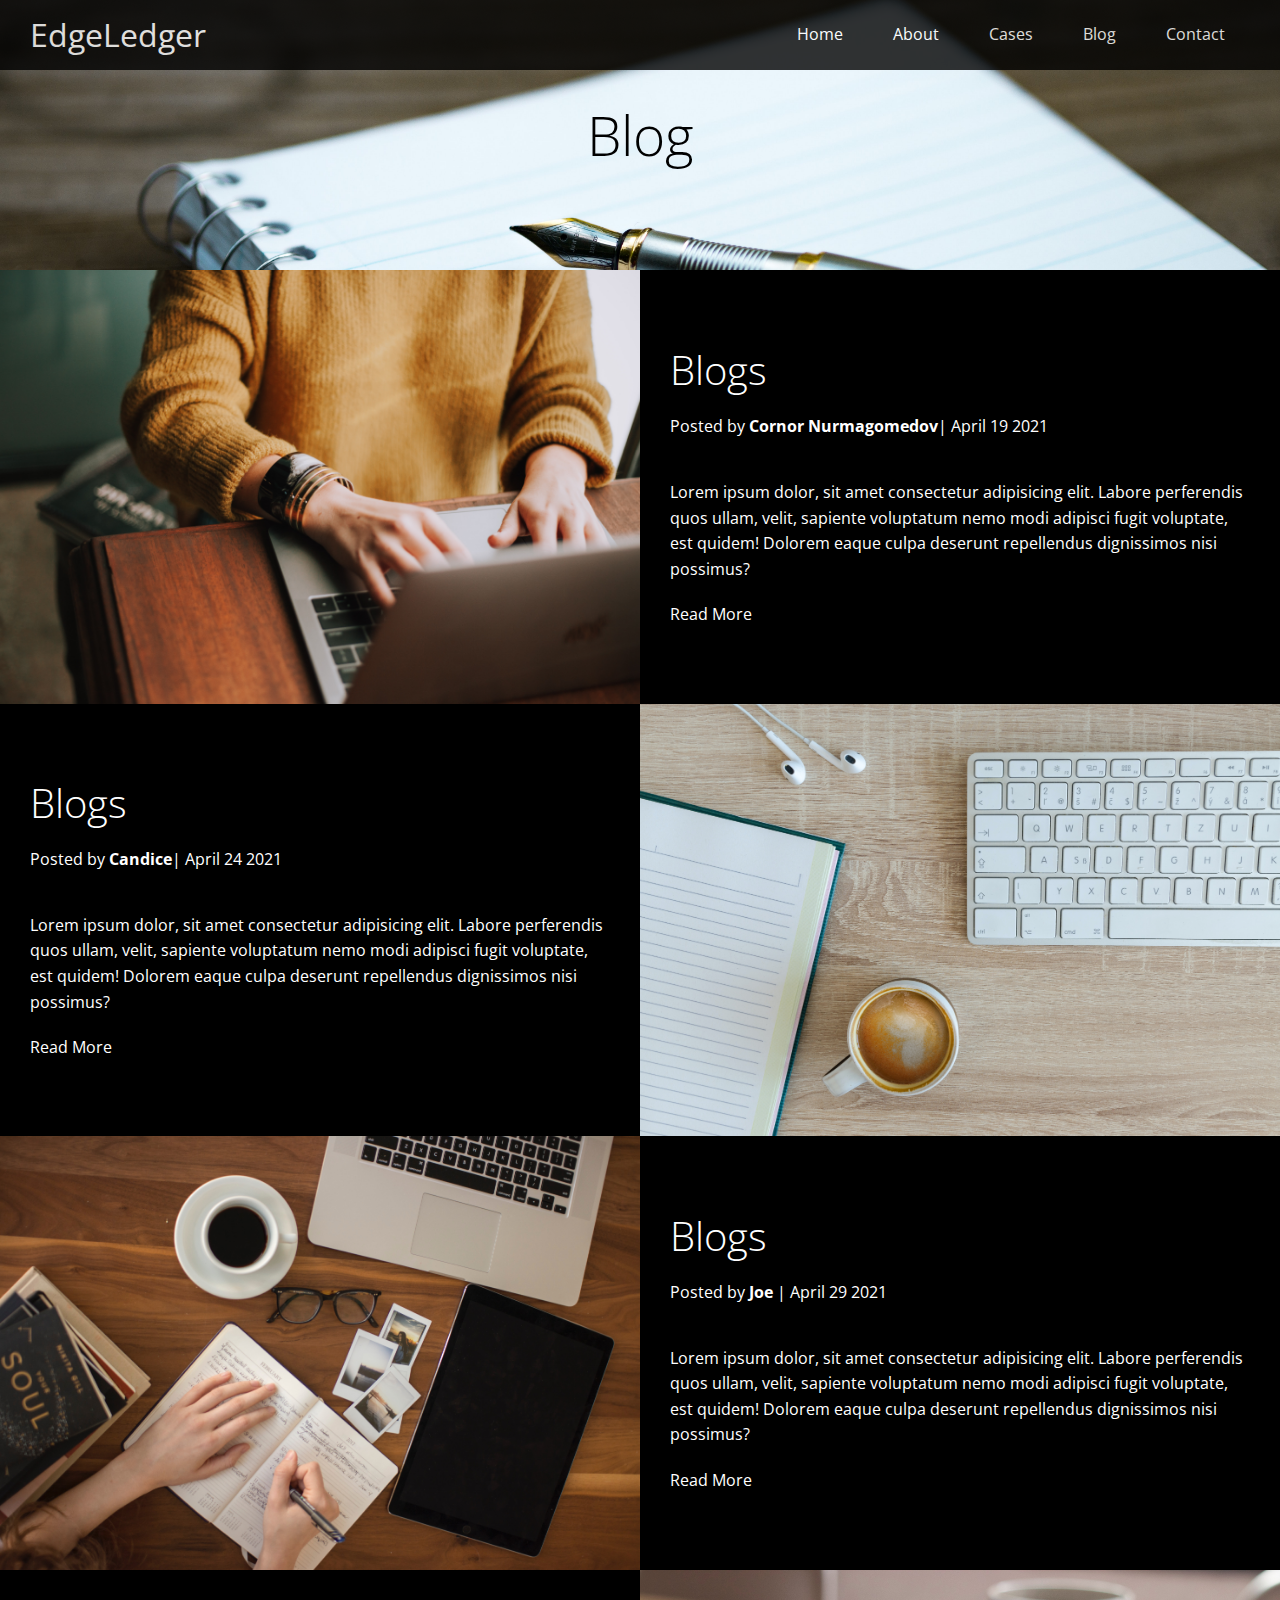
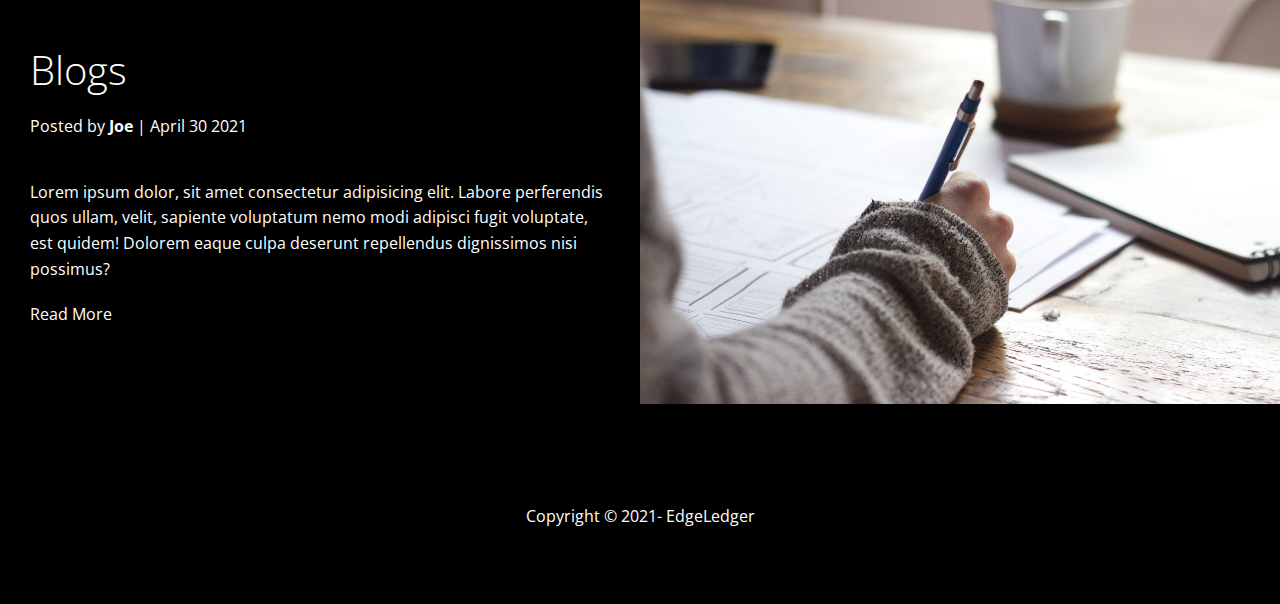
<file: blog.html>
<!DOCTYPE html>
<html lang="en">
<head>
    <meta charset="UTF-8">
    <meta http-equiv="X-UA-Compatible" content="IE=edge">
    <meta name="viewport" content="width=device-width, initial-scale=1.0">
    <link rel="stylesheet" href="https://cdnjs.cloudflare.com/ajax/libs/font-awesome/5.15.3/css/all.min.css" integrity="sha512-iBBXm8fW90+nuLcSKlbmrPcLa0OT92xO1BIsZ+ywDWZCvqsWgccV3gFoRBv0z+8dLJgyAHIhR35VZc2oM/gI1w==" crossorigin="anonymous" />
    <link rel="stylesheet" href="./css/utility.css">
    <link rel="stylesheet" href="./css/style.css">
    <title>Read Our Blog</title>
</head>
<body id="home">
    <header class="hero blog">
        <div id="navbar" class="navbar">
            <h1 class="logo">
                <span class="text-primary"> <i class="fas fa-book-open" ></i>Edge</span>Ledger
            </h1>
    
            <nav>
                <ul>
                    <li><a href="index.html">Home</a></li>
                    <li><a href="index.html#about">About</a></li>
                    <li><a href="index.html#cases">Cases</a></li>
                    <li><a href="index.html#blog">Blog</a></li>
                    <li><a href="index.html#contact">Contact</a></li>
                </ul>
            </nav>
        </div>

        <div class="content">
            <h1>Blog</h1>
            
        </div>
    </header>
    <main>
        <article class="flex-columns">
            <div class="row">
                <div class="column">
                  <div class="column-1">
                      <img src="./image_resources/blog/blog1.jpg" alt="">

                  </div>  
                    
                </div>
                <div class="column bg-primary">
                    <div class="column-2">
                        <h2>Blogs</h2>
                        <p>
                        <i class="fas fa-user">  </i> Posted by <strong>Cornor Nurmagomedov</strong>| April 19 2021</p>
                        <p class="meta">Lorem ipsum dolor, sit amet consectetur adipisicing elit. Labore perferendis quos ullam, velit, sapiente voluptatum nemo modi adipisci fugit voluptate, est quidem! Dolorem eaque culpa deserunt repellendus dignissimos nisi possimus?</p>
                        <a href="https://www.youtube.com/watch?v=Pcc23jwbMvA" class="bg-primary btn-outline">
                            <i class="fas fa-chevron-right"> </i> 
                             Read More 
                        </a>  
                             
                        

                    </div>
                </div>
            </div>
        </article>
        <article class="flex-columns flex-reverse">
            <div class="row">
                <div class="column">
                  <div class="column-1">
                      <img src="./image_resources/blog/blog2.jpg" alt="">

                  </div>  
                    
                </div>
                <div class="column bg-primary">
                    <div class="column-2">
                        <h2>Blogs</h2>
                        <p>
                        <i class="fas fa-user">  </i> Posted by <strong>Candice</strong>| April 24 2021</p>
                        <p class="meta">Lorem ipsum dolor, sit amet consectetur adipisicing elit. Labore perferendis quos ullam, velit, sapiente voluptatum nemo modi adipisci fugit voluptate, est quidem! Dolorem eaque culpa deserunt repellendus dignissimos nisi possimus?</p>
                        <a href="https://www.youtube.com/watch?v=ytQ5CYE1VZw" class="bg-primary btn-outline">
                            <i class="fas fa-chevron-right"> </i> 
                             Read More 
                        </a>  
                             
                        

                    </div>
                </div>
            </div>
        </article>
        <article class="flex-columns">
            <div class="row">
                <div class="column">
                  <div class="column-1">
                      <img src="./image_resources/blog/blog3.jpg" alt="">

                  </div>  
                    
                </div>
                <div class="column bg-primary">
                    <div class="column-2">
                        <h2>Blogs</h2>
                        <p>
                        <i class="fas fa-user">  </i> Posted by <strong>Joe </strong>| April 29 2021</p>
                        <p class="meta">Lorem ipsum dolor, sit amet consectetur adipisicing elit. Labore perferendis quos ullam, velit, sapiente voluptatum nemo modi adipisci fugit voluptate, est quidem! Dolorem eaque culpa deserunt repellendus dignissimos nisi possimus?</p>
                        <a href="https://www.youtube.com/watch?v=PYdYvuKtAW4" class="bg-primary btn-outline">
                            <i class="fas fa-chevron-right"> </i> 
                             Read More 
                        </a>  
                    </div>
                </div>
            </div>
        </article>
        <article class="flex-columns flex-reverse">
            <div class="row">
                <div class="column">
                  <div class="column-1">
                      <img src="./image_resources/blog/blog4.jpg" alt="">

                  </div>  
                    
                </div>
                <div class="column bg-primary">
                    <div class="column-2">
                        <h2>Blogs</h2>
                        <p>
                        <i class="fas fa-user">  </i> Posted by <strong>Joe </strong>| April 30 2021</p>
                        <p class="meta">Lorem ipsum dolor, sit amet consectetur adipisicing elit. Labore perferendis quos ullam, velit, sapiente voluptatum nemo modi adipisci fugit voluptate, est quidem! Dolorem eaque culpa deserunt repellendus dignissimos nisi possimus?</p>
                        <a href="https://www.youtube.com/watch?v=vaHBGUoeLZI" class="bg-primary btn-outline">
                            <i class="fas fa-chevron-right"> </i> 
                             Read More 
                        </a>  
                    </div>
                </div>
            </div>
        </article>
      
    </main>

    <footer class="footer bg-primary">
        <div class="social">
            <a href="https://www.facebook.com/profile.php?id=100034491351804"><i class="fab fa-facebook fa-2x"></i></a>
            <a href="https://twitter.com/shikharsama1?s=08"><i class="fab fa-twitter fa-2x"></i></a>
            <a href="https://www.linkedin.com/in/shikhar-singh-tolia-7b3454188/"><i class="fab fa-linkedin fa-2x"></i></a>
            <a href="https://www.instagram.com/shikharsinghtolia/"><i class="fab fa-instagram fa-2x"></i></a>
        </div>
        <p>Copyright &copy; 2021- EdgeLedger</p>
    </footer>
</body>
</html>
</file>
<file: css/utility.css>
/*Text Style*/


.text-primary{
    color: rgb(255, 255, 255);

}

.text-secondary{
    color: rgb(31, 31, 31);
}

/*btn*/

.btn{
    cursor: pointer;
    display: inline-block;
    padding: 10px 30px;
    color: rgb(0, 0, 0);   
}


.btn:hover{
    opacity:0.8;
}

.btn-primary ,.bg-primary{
    background:rgb(0, 0, 0);
    color: white;
}

.btn-secondary, .bg-secondary{
    background-color: antiquewhite;
    color: azure;
}

.btn-dark,.bg-dark{
    background: gray;
    color: wheat;
}

.btn-light,.bg-light{
    background: whitesmoke;
    color: #333;
}

.btn-outline{
    background: transparent;
    
}
/*Flex items */

#flex-items{
    display: flex;
    text-align: center;
    justify-content: center;
    text-align: center;
    height: 100%;

}

#flex-items>div{
    padding: 20px;
}

/*Flex colums*/
.flex-columns.flex-reverse .row{
    flex-direction: row-reverse;
}

.flex-columns .row{
    display: flex;
    flex-direction: row;
    flex-wrap: wrap;
    width: 100%;
}

.flex-columns .column{
    display: flex;
    flex-direction: column;
    flex-basis: 100%;
    flex: 1;
}

.flex-columns .column .column-1,
.flex-columns .column .column-2{
    height: 100%;
}


.flex-columns img{
    width: 100%;
    height: 100%;
    object-fit: cover;
}

.flex-columns .column-2{
    display: flex;
    flex-direction: column;
    align-items: flex-start;
    justify-content: center;
    padding: 30px;
}

.flex-columns h2{
    font-size: 40px;
    font-weight: 100;

}

.flex-columns h4{
    margin: bottom 10px; ;
}

.flex-columns p{
    margin: 20px 0;
}

/*Section header */

.section-header{
    padding: 30px;
    display: flex;
    flex-direction: column;
    align-items: center;
    text-align: center;
    justify-content: center;
}

.section-header h2{
    font-size: 40px;
    margin: 20px 0 ;
}

.section-padding{
    padding:20px 20px 40px ;
}

/*Flex Grid*/

.flex-grid .row{
    display: flex;
    flex-wrap: wrap;
    padding: 0 4px;
}

.flex-grid .column{
    flex: 25%;
    max-width: 25%;
    padding: 0 4px;

}
</file>
<file: css/style.css>
@import url('https://fonts.googleapis.com/css2?family=Open+Sans:wght@300&display=swap');

*{
    box-sizing: border-box;
    padding: 0;
    margin: 0;

}

body{
    font-family:'Open Sans',sans-serif;
    background: #fff;
    color: rgb(0, 0, 0);
    line-height: 1.6;
}

ul{
    list-style: none;
}

a{
    color:rgb(7, 7, 7);
    text-decoration: none;

}

h1 , h2{
    font-weight:300;
    line-height: 1.2;

}

p{
    margin: 10px 0;

}

img{
    width: 100%;
}


/*nav bar*/

.navbar{
    display: flex;
    align-items: center;
    justify-content: space-between;
    background-color: rgb(0, 0, 0);
    color: rgb(255, 255, 255);
    opacity: 0.8;
    width: 100%;
    height: 70px;
    position: fixed;
    top: 0px;
    padding: 0 30px;
}

.navbar a{
    color: white;
    padding: 10px 20px;
    margin:0 5px ;

}

.navbar a:hover{
    border-bottom:rgb(255, 255, 255) 5px solid;
}

.navbar ul{
    display: flex;
}

.navbar .logo{
    font-weight:400 ;
}
/*HEader*/

.hero{
    background: url(../image_resources/brad-knight-huWlb1NP67w-unsplash.jpg)no-repeat center center/cover;
    height: 100vh;
    position: relative;
    color: rgb(0, 0, 0);
}
.hero .content{
    display: flex;
    flex-direction: column;
    align-items: center;
    justify-content: center;
    text-align: center;
    height: 100%;
    padding:  0 20px;
}

.hero .content h1{
    font-size: 55px;
}

.hero .content p{
    font-size: 23px;
    max-width: 600px;
    margin: 20px 0 30px;
}

/*.hero::before{
    content: '';
    position: absolute;
    top: 0;
    left: 0;
    width: 100%;
    height: 100%;
    background: rgba(0, 0, 0, 0.6);

}
.hero *{
    z-index:10;
}
*/

.hero.blog{
    background: url(../image_resources/aaron-burden-xG8IQMqMITM-unsplash.jpg)no-repeat center center/cover;
    height: 30vh;
}
/*Icons*/

.icon{
    padding: 30px;

}

.icon h3{
    font-weight: bold;
    margin-bottom: 15px;
}


.icon i {
    background-color: rgb(0, 0, 0);
    color: white;
    padding: 1rem;
    border-radius: 50%;
    margin-bottom:  15px; ;
}

.cases img:hover{
    
    opacity: 0.7;
    
}


/*Call back form*/

.callback-form{
    width: 100%;
    padding: 20px 0;
}

.callback-form label{
    display: block;
    margin-bottom: 5px;
}

.callback-form .form-control{
    margin-bottom: 15px;
}

.callback-form input{
    width: 100%;
    padding: 4px;
    height: 40px;
    border: #f5f5f5 1px solid;

}

.callback-form input:focus{
    outline-color: white;
}


.callback-form .btn{
    padding: 12px 0;
    margin-top: 20px;
}

/*footer*/

.footer{
    display:flex;
    flex-direction: column;
    align-items: center;
    justify-content: center;
    text-align: center;
    height: 200px;

}

.footer a{
    color: rgb(255, 255, 255);
}



.footer .social> * {
    margin-right: 30px;
}


/*mobile*/

@media(max-width:768px) {
    .navbar{
        flex-direction:column;
        height: 116px;
        padding: 20px;
       

    }
    .navbar a{
        padding: 10px 10px;
        margin: 0 3px;
    }
    #flex-items{
        flex-direction: column;
    }

    .flex-columns .column, .flex-grid .column {
        flex: 100%;
        max-width: 100%; 
    }

    .team img,{
       width: 70%;
    }
}
</file>
